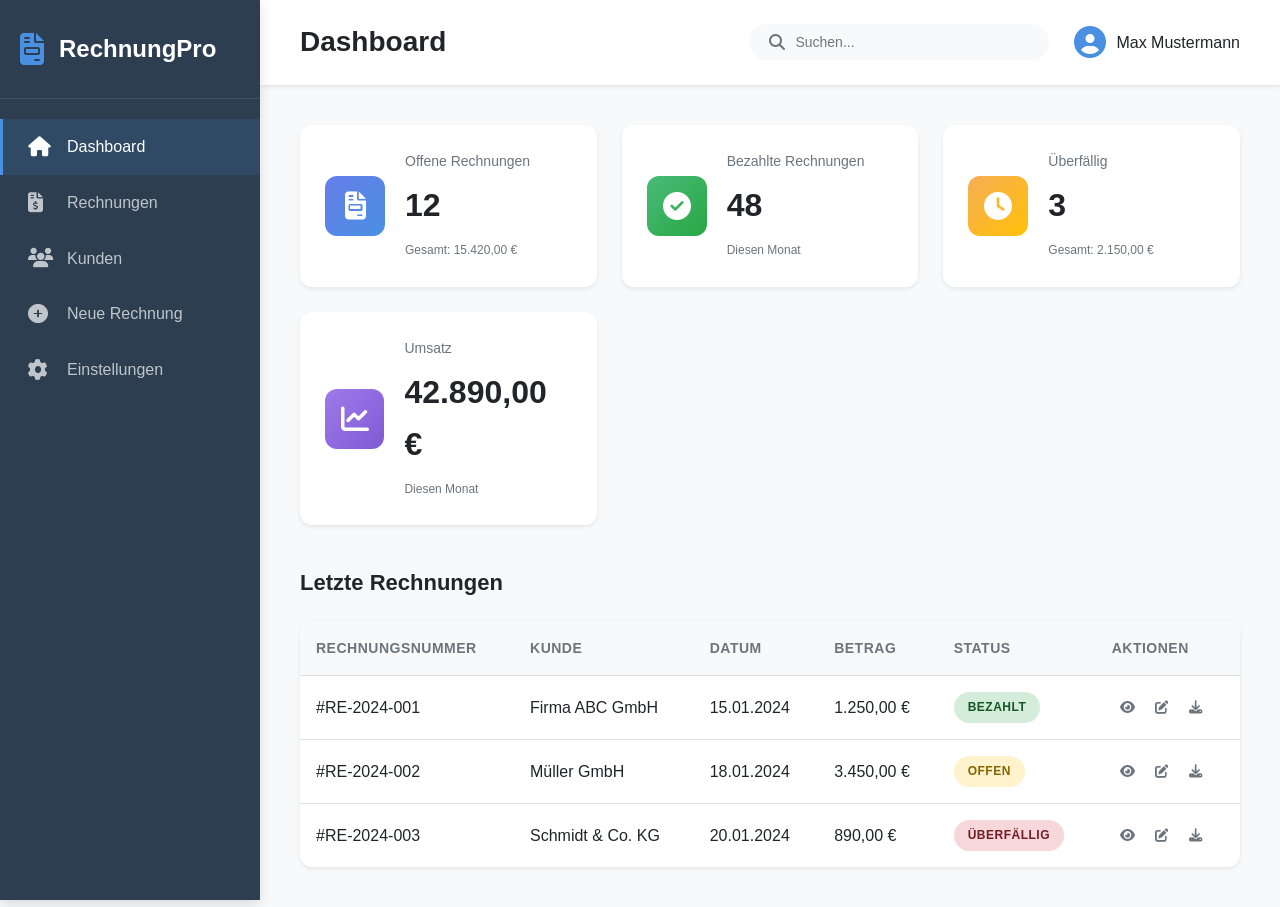
<file: index.html>
<!DOCTYPE html>
<html lang="de">
<head>
    <meta charset="UTF-8">
    <meta name="viewport" content="width=device-width, initial-scale=1.0">
    <title>Rechnungsverwaltung - Dashboard</title>
    <link rel="stylesheet" href="styles.css">
    <link rel="stylesheet" href="https://cdnjs.cloudflare.com/ajax/libs/font-awesome/6.4.0/css/all.min.css">
</head>
<body>
    <!-- Sidebar Navigation -->
    <div class="sidebar">
        <div class="logo">
            <i class="fas fa-file-invoice"></i>
            <h2>RechnungPro</h2>
        </div>
        <nav class="nav-menu">
            <a href="#dashboard" class="nav-item active" onclick="showSection('dashboard')">
                <i class="fas fa-home"></i>
                <span>Dashboard</span>
            </a>
            <a href="#invoices" class="nav-item" onclick="showSection('invoices')">
                <i class="fas fa-file-invoice-dollar"></i>
                <span>Rechnungen</span>
            </a>
            <a href="#customers" class="nav-item" onclick="showSection('customers')">
                <i class="fas fa-users"></i>
                <span>Kunden</span>
            </a>
            <a href="#new-invoice" class="nav-item" onclick="showSection('new-invoice')">
                <i class="fas fa-plus-circle"></i>
                <span>Neue Rechnung</span>
            </a>
            <a href="#settings" class="nav-item" onclick="showSection('settings')">
                <i class="fas fa-cog"></i>
                <span>Einstellungen</span>
            </a>
        </nav>
    </div>

    <!-- Main Content Area -->
    <div class="main-content">
        <!-- Header -->
        <header class="header">
            <div class="header-left">
                <h1 id="page-title">Dashboard</h1>
            </div>
            <div class="header-right">
                <div class="search-box">
                    <i class="fas fa-search"></i>
                    <input type="text" placeholder="Suchen...">
                </div>
                <div class="user-profile">
                    <i class="fas fa-user-circle"></i>
                    <span>Max Mustermann</span>
                </div>
            </div>
        </header>

        <!-- Dashboard Section -->
        <section id="dashboard" class="content-section active">
            <div class="stats-grid">
                <div class="stat-card">
                    <div class="stat-icon blue">
                        <i class="fas fa-file-invoice"></i>
                    </div>
                    <div class="stat-info">
                        <h3>Offene Rechnungen</h3>
                        <p class="stat-number">12</p>
                        <span class="stat-label">Gesamt: 15.420,00 €</span>
                    </div>
                </div>
                <div class="stat-card">
                    <div class="stat-icon green">
                        <i class="fas fa-check-circle"></i>
                    </div>
                    <div class="stat-info">
                        <h3>Bezahlte Rechnungen</h3>
                        <p class="stat-number">48</p>
                        <span class="stat-label">Diesen Monat</span>
                    </div>
                </div>
                <div class="stat-card">
                    <div class="stat-icon orange">
                        <i class="fas fa-clock"></i>
                    </div>
                    <div class="stat-info">
                        <h3>Überfällig</h3>
                        <p class="stat-number">3</p>
                        <span class="stat-label">Gesamt: 2.150,00 €</span>
                    </div>
                </div>
                <div class="stat-card">
                    <div class="stat-icon purple">
                        <i class="fas fa-chart-line"></i>
                    </div>
                    <div class="stat-info">
                        <h3>Umsatz</h3>
                        <p class="stat-number">42.890,00 €</p>
                        <span class="stat-label">Diesen Monat</span>
                    </div>
                </div>
            </div>

            <div class="recent-section">
                <h2>Letzte Rechnungen</h2>
                <div class="table-container">
                    <table class="data-table">
                        <thead>
                            <tr>
                                <th>Rechnungsnummer</th>
                                <th>Kunde</th>
                                <th>Datum</th>
                                <th>Betrag</th>
                                <th>Status</th>
                                <th>Aktionen</th>
                            </tr>
                        </thead>
                        <tbody>
                            <tr>
                                <td>#RE-2024-001</td>
                                <td>Firma ABC GmbH</td>
                                <td>15.01.2024</td>
                                <td>1.250,00 €</td>
                                <td><span class="badge badge-paid">Bezahlt</span></td>
                                <td>
                                    <button class="btn-icon" title="Ansehen"><i class="fas fa-eye"></i></button>
                                    <button class="btn-icon" title="Bearbeiten"><i class="fas fa-edit"></i></button>
                                    <button class="btn-icon" title="Download"><i class="fas fa-download"></i></button>
                                </td>
                            </tr>
                            <tr>
                                <td>#RE-2024-002</td>
                                <td>Müller GmbH</td>
                                <td>18.01.2024</td>
                                <td>3.450,00 €</td>
                                <td><span class="badge badge-pending">Offen</span></td>
                                <td>
                                    <button class="btn-icon" title="Ansehen"><i class="fas fa-eye"></i></button>
                                    <button class="btn-icon" title="Bearbeiten"><i class="fas fa-edit"></i></button>
                                    <button class="btn-icon" title="Download"><i class="fas fa-download"></i></button>
                                </td>
                            </tr>
                            <tr>
                                <td>#RE-2024-003</td>
                                <td>Schmidt & Co. KG</td>
                                <td>20.01.2024</td>
                                <td>890,00 €</td>
                                <td><span class="badge badge-overdue">Überfällig</span></td>
                                <td>
                                    <button class="btn-icon" title="Ansehen"><i class="fas fa-eye"></i></button>
                                    <button class="btn-icon" title="Bearbeiten"><i class="fas fa-edit"></i></button>
                                    <button class="btn-icon" title="Download"><i class="fas fa-download"></i></button>
                                </td>
                            </tr>
                        </tbody>
                    </table>
                </div>
            </div>
        </section>

        <!-- Invoices Section -->
        <section id="invoices" class="content-section">
            <div class="section-header">
                <div class="filter-buttons">
                    <button class="filter-btn active">Alle</button>
                    <button class="filter-btn">Offen</button>
                    <button class="filter-btn">Bezahlt</button>
                    <button class="filter-btn">Überfällig</button>
                </div>
                <button class="btn btn-primary" onclick="showSection('new-invoice')">
                    <i class="fas fa-plus"></i> Neue Rechnung
                </button>
            </div>

            <div class="table-container">
                <table class="data-table">
                    <thead>
                        <tr>
                            <th>Rechnungsnummer</th>
                            <th>Kunde</th>
                            <th>Datum</th>
                            <th>Fälligkeit</th>
                            <th>Betrag</th>
                            <th>Status</th>
                            <th>Aktionen</th>
                        </tr>
                    </thead>
                    <tbody>
                        <tr>
                            <td>#RE-2024-001</td>
                            <td>Firma ABC GmbH</td>
                            <td>15.01.2024</td>
                            <td>15.02.2024</td>
                            <td>1.250,00 €</td>
                            <td><span class="badge badge-paid">Bezahlt</span></td>
                            <td>
                                <button class="btn-icon" title="Ansehen"><i class="fas fa-eye"></i></button>
                                <button class="btn-icon" title="Bearbeiten"><i class="fas fa-edit"></i></button>
                                <button class="btn-icon" title="Download"><i class="fas fa-download"></i></button>
                            </td>
                        </tr>
                        <tr>
                            <td>#RE-2024-002</td>
                            <td>Müller GmbH</td>
                            <td>18.01.2024</td>
                            <td>18.02.2024</td>
                            <td>3.450,00 €</td>
                            <td><span class="badge badge-pending">Offen</span></td>
                            <td>
                                <button class="btn-icon" title="Ansehen"><i class="fas fa-eye"></i></button>
                                <button class="btn-icon" title="Bearbeiten"><i class="fas fa-edit"></i></button>
                                <button class="btn-icon" title="Download"><i class="fas fa-download"></i></button>
                            </td>
                        </tr>
                        <tr>
                            <td>#RE-2024-003</td>
                            <td>Schmidt & Co. KG</td>
                            <td>20.01.2024</td>
                            <td>20.02.2024</td>
                            <td>890,00 €</td>
                            <td><span class="badge badge-overdue">Überfällig</span></td>
                            <td>
                                <button class="btn-icon" title="Ansehen"><i class="fas fa-eye"></i></button>
                                <button class="btn-icon" title="Bearbeiten"><i class="fas fa-edit"></i></button>
                                <button class="btn-icon" title="Download"><i class="fas fa-download"></i></button>
                            </td>
                        </tr>
                    </tbody>
                </table>
            </div>
        </section>

        <!-- Customers Section -->
        <section id="customers" class="content-section">
            <div class="section-header">
                <h2>Kundenverwaltung</h2>
                <button class="btn btn-primary" onclick="openCustomerModal()">
                    <i class="fas fa-plus"></i> Neuer Kunde
                </button>
            </div>

            <div class="customers-grid">
                <div class="customer-card">
                    <div class="customer-icon">AB</div>
                    <h3>Firma ABC GmbH</h3>
                    <p>contact@abc-firma.de</p>
                    <p>+49 123 456789</p>
                    <div class="customer-stats">
                        <span>8 Rechnungen</span>
                        <span>12.450,00 €</span>
                    </div>
                    <div class="customer-actions">
                        <button class="btn btn-small">Details</button>
                        <button class="btn btn-small btn-secondary">Bearbeiten</button>
                    </div>
                </div>
                <div class="customer-card">
                    <div class="customer-icon">MG</div>
                    <h3>Müller GmbH</h3>
                    <p>info@mueller.de</p>
                    <p>+49 987 654321</p>
                    <div class="customer-stats">
                        <span>15 Rechnungen</span>
                        <span>28.900,00 €</span>
                    </div>
                    <div class="customer-actions">
                        <button class="btn btn-small">Details</button>
                        <button class="btn btn-small btn-secondary">Bearbeiten</button>
                    </div>
                </div>
                <div class="customer-card">
                    <div class="customer-icon">SC</div>
                    <h3>Schmidt & Co. KG</h3>
                    <p>kontakt@schmidt-co.de</p>
                    <p>+49 555 123456</p>
                    <div class="customer-stats">
                        <span>5 Rechnungen</span>
                        <span>5.600,00 €</span>
                    </div>
                    <div class="customer-actions">
                        <button class="btn btn-small">Details</button>
                        <button class="btn btn-small btn-secondary">Bearbeiten</button>
                    </div>
                </div>
            </div>
        </section>

        <!-- New Invoice Section -->
        <section id="new-invoice" class="content-section">
            <div class="invoice-form-container">
                <h2>Neue Rechnung erstellen</h2>
                
                <form class="invoice-form">
                    <div class="form-section">
                        <h3>Kundeninformationen</h3>
                        <div class="form-row">
                            <div class="form-group">
                                <label for="customer">Kunde auswählen *</label>
                                <select id="customer" required>
                                    <option value="">Bitte wählen...</option>
                                    <option value="1">Firma ABC GmbH</option>
                                    <option value="2">Müller GmbH</option>
                                    <option value="3">Schmidt & Co. KG</option>
                                </select>
                            </div>
                            <div class="form-group">
                                <label for="invoice-date">Rechnungsdatum *</label>
                                <input type="date" id="invoice-date" required>
                            </div>
                        </div>
                        <div class="form-row">
                            <div class="form-group">
                                <label for="invoice-number">Rechnungsnummer *</label>
                                <input type="text" id="invoice-number" value="RE-2024-004" required>
                            </div>
                            <div class="form-group">
                                <label for="due-date">Fälligkeitsdatum *</label>
                                <input type="date" id="due-date" required>
                            </div>
                        </div>
                    </div>

                    <div class="form-section">
                        <h3>Positionen</h3>
                        <div class="items-table">
                            <table>
                                <thead>
                                    <tr>
                                        <th style="width: 40%;">Beschreibung</th>
                                        <th style="width: 15%;">Menge</th>
                                        <th style="width: 20%;">Einzelpreis</th>
                                        <th style="width: 20%;">Gesamt</th>
                                        <th style="width: 5%;"></th>
                                    </tr>
                                </thead>
                                <tbody id="invoice-items">
                                    <tr>
                                        <td><input type="text" placeholder="Leistungsbeschreibung" class="item-description"></td>
                                        <td><input type="number" value="1" min="1" class="item-quantity"></td>
                                        <td><input type="number" step="0.01" placeholder="0.00" class="item-price"></td>
                                        <td class="item-total">0,00 €</td>
                                        <td><button type="button" class="btn-remove" onclick="removeItem(this)"><i class="fas fa-trash"></i></button></td>
                                    </tr>
                                </tbody>
                            </table>
                            <button type="button" class="btn btn-secondary" onclick="addItem()">
                                <i class="fas fa-plus"></i> Position hinzufügen
                            </button>
                        </div>

                        <div class="invoice-summary">
                            <div class="summary-row">
                                <span>Zwischensumme:</span>
                                <span id="subtotal">0,00 €</span>
                            </div>
                            <div class="summary-row">
                                <span>MwSt. (19%):</span>
                                <span id="tax">0,00 €</span>
                            </div>
                            <div class="summary-row total">
                                <span>Gesamtbetrag:</span>
                                <span id="total">0,00 €</span>
                            </div>
                        </div>
                    </div>

                    <div class="form-section">
                        <h3>Zusätzliche Informationen</h3>
                        <div class="form-group">
                            <label for="notes">Notizen / Zahlungsbedingungen</label>
                            <textarea id="notes" rows="4" placeholder="Zahlbar innerhalb von 14 Tagen ohne Abzug..."></textarea>
                        </div>
                    </div>

                    <div class="form-actions">
                        <button type="button" class="btn btn-secondary" onclick="showSection('dashboard')">Abbrechen</button>
                        <button type="button" class="btn btn-outline">Vorschau</button>
                        <button type="submit" class="btn btn-primary">Rechnung erstellen</button>
                    </div>
                </form>
            </div>
        </section>

        <!-- Settings Section -->
        <section id="settings" class="content-section">
            <div class="settings-container">
                <h2>Einstellungen</h2>
                
                <div class="settings-section">
                    <h3>Firmeninformationen</h3>
                    <div class="form-row">
                        <div class="form-group">
                            <label for="company-name">Firmenname</label>
                            <input type="text" id="company-name" placeholder="Ihre Firma GmbH">
                        </div>
                        <div class="form-group">
                            <label for="company-tax">Steuernummer</label>
                            <input type="text" id="company-tax" placeholder="DE123456789">
                        </div>
                    </div>
                    <div class="form-row">
                        <div class="form-group">
                            <label for="company-address">Adresse</label>
                            <input type="text" id="company-address" placeholder="Musterstraße 123">
                        </div>
                        <div class="form-group">
                            <label for="company-city">Stadt</label>
                            <input type="text" id="company-city" placeholder="12345 Musterstadt">
                        </div>
                    </div>
                </div>

                <div class="settings-section">
                    <h3>Rechnungseinstellungen</h3>
                    <div class="form-row">
                        <div class="form-group">
                            <label for="invoice-prefix">Rechnungsnummer Präfix</label>
                            <input type="text" id="invoice-prefix" value="RE-2024-">
                        </div>
                        <div class="form-group">
                            <label for="default-tax">Standard MwSt. (%)</label>
                            <input type="number" id="default-tax" value="19" min="0" max="100">
                        </div>
                    </div>
                    <div class="form-row">
                        <div class="form-group">
                            <label for="payment-terms">Standard Zahlungsziel (Tage)</label>
                            <input type="number" id="payment-terms" value="14" min="1">
                        </div>
                        <div class="form-group">
                            <label for="currency">Währung</label>
                            <select id="currency">
                                <option value="EUR">EUR (€)</option>
                                <option value="USD">USD ($)</option>
                                <option value="CHF">CHF (Fr.)</option>
                            </select>
                        </div>
                    </div>
                </div>

                <div class="form-actions">
                    <button type="button" class="btn btn-primary">Einstellungen speichern</button>
                </div>
            </div>
        </section>
    </div>

    <script src="script.js"></script>
</body>
</html>
</file>
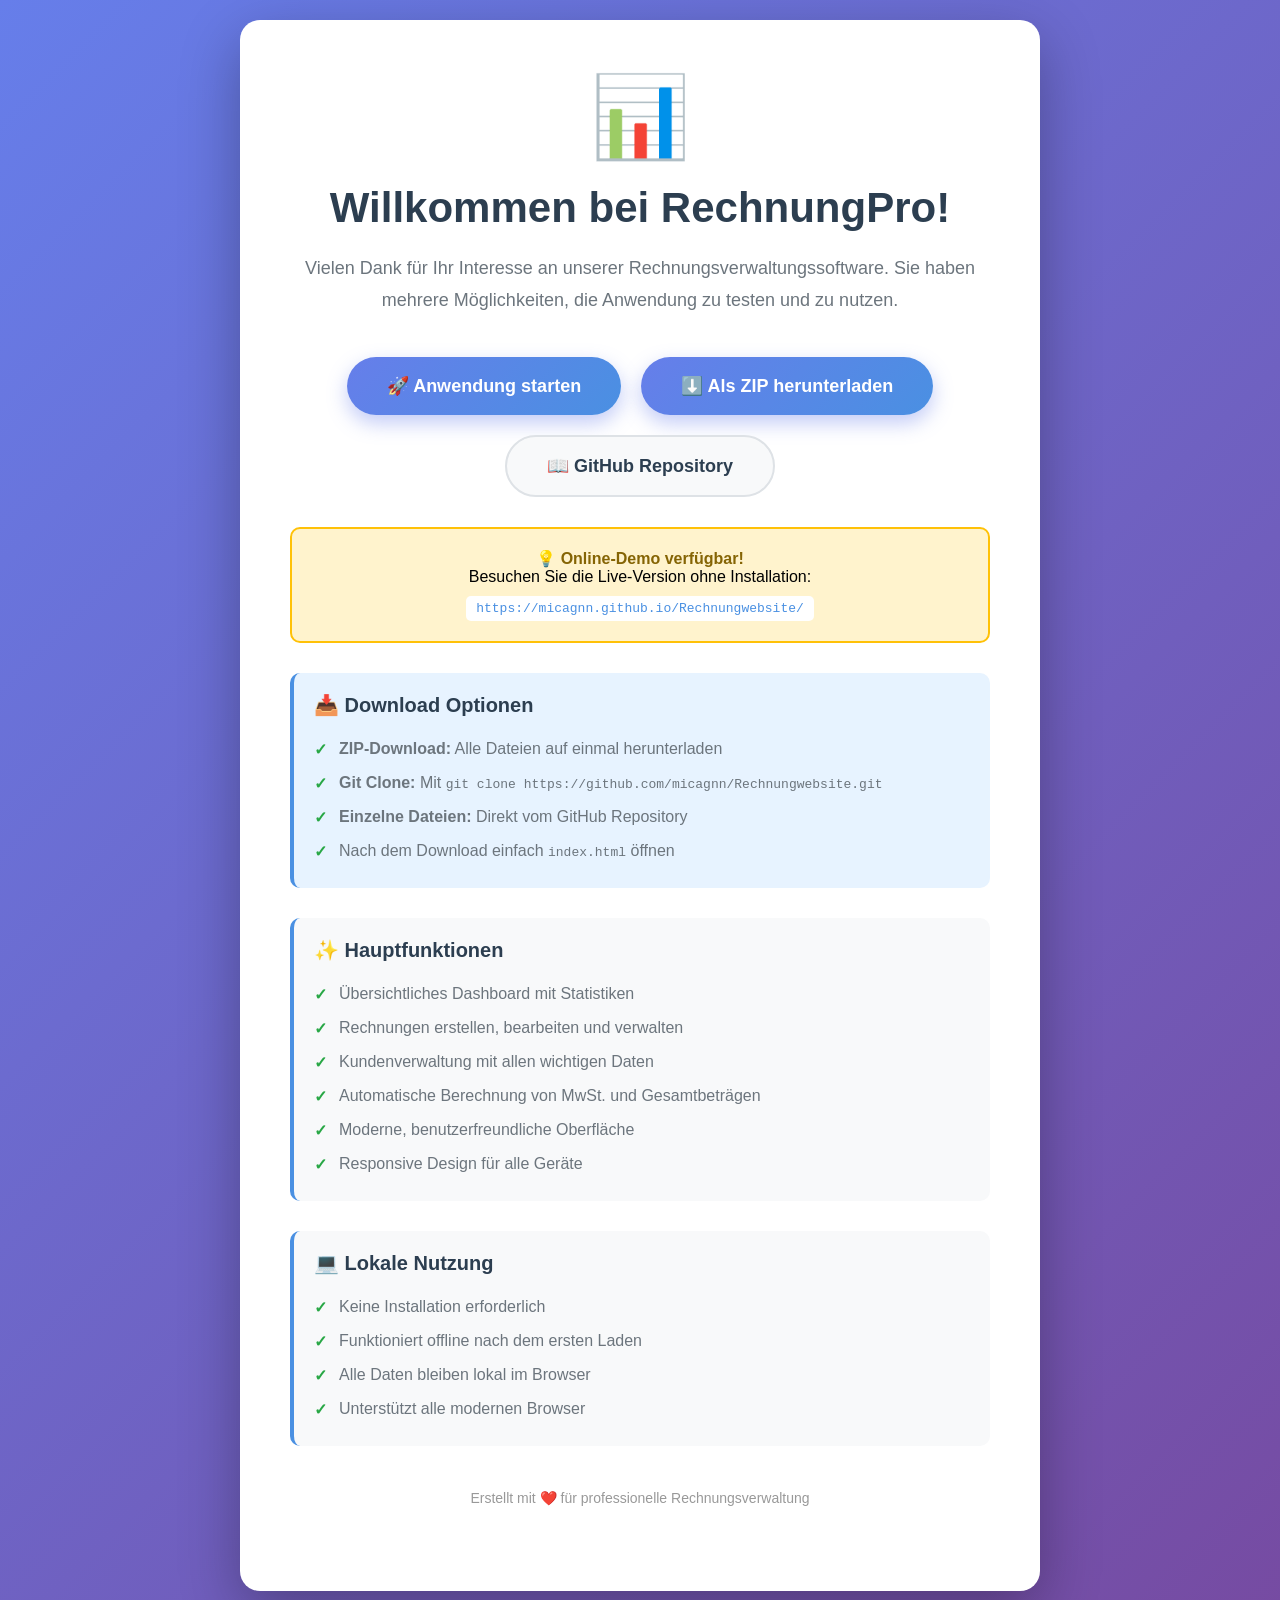
<file: start.html>
<!DOCTYPE html>
<html lang="de">
<head>
    <meta charset="UTF-8">
    <meta name="viewport" content="width=device-width, initial-scale=1.0">
    <title>RechnungPro - Anleitung</title>
    <style>
        * {
            margin: 0;
            padding: 0;
            box-sizing: border-box;
        }
        
        body {
            font-family: 'Segoe UI', Tahoma, Geneva, Verdana, sans-serif;
            background: linear-gradient(135deg, #667eea 0%, #764ba2 100%);
            min-height: 100vh;
            display: flex;
            align-items: center;
            justify-content: center;
            padding: 20px;
        }
        
        .container {
            background: white;
            border-radius: 20px;
            box-shadow: 0 20px 60px rgba(0, 0, 0, 0.3);
            max-width: 800px;
            padding: 50px;
            text-align: center;
        }
        
        h1 {
            color: #2C3E50;
            font-size: 42px;
            margin-bottom: 20px;
        }
        
        .icon {
            font-size: 80px;
            margin-bottom: 20px;
        }
        
        p {
            color: #6C757D;
            font-size: 18px;
            line-height: 1.8;
            margin-bottom: 30px;
        }
        
        .button-group {
            display: flex;
            gap: 20px;
            justify-content: center;
            flex-wrap: wrap;
            margin-top: 40px;
        }
        
        .btn {
            padding: 18px 40px;
            border-radius: 50px;
            text-decoration: none;
            font-size: 18px;
            font-weight: 600;
            transition: all 0.3s ease;
            display: inline-block;
        }
        
        .btn-primary {
            background: linear-gradient(135deg, #667eea 0%, #4A90E2 100%);
            color: white;
            box-shadow: 0 8px 20px rgba(102, 126, 234, 0.4);
        }
        
        .btn-primary:hover {
            transform: translateY(-3px);
            box-shadow: 0 12px 30px rgba(102, 126, 234, 0.6);
        }
        
        .btn-secondary {
            background: #F8F9FA;
            color: #2C3E50;
            border: 2px solid #DEE2E6;
        }
        
        .btn-secondary:hover {
            background: #E9ECEF;
            transform: translateY(-2px);
        }
        
        .info-box {
            background: #F8F9FA;
            border-left: 4px solid #4A90E2;
            padding: 20px;
            border-radius: 10px;
            text-align: left;
            margin-top: 30px;
        }
        
        .info-box h3 {
            color: #2C3E50;
            margin-bottom: 15px;
            font-size: 20px;
        }
        
        .info-box ul {
            list-style: none;
            padding-left: 0;
        }
        
        .info-box li {
            color: #6C757D;
            padding: 8px 0;
            padding-left: 25px;
            position: relative;
        }
        
        .info-box li:before {
            content: "✓";
            position: absolute;
            left: 0;
            color: #28A745;
            font-weight: bold;
        }
        
        .demo-link {
            background: #FFF3CD;
            border: 2px solid #FFC107;
            padding: 20px;
            border-radius: 10px;
            margin-top: 30px;
        }
        
        .demo-link strong {
            color: #856404;
            font-size: 16px;
        }
        
        .demo-link code {
            background: white;
            padding: 5px 10px;
            border-radius: 5px;
            color: #4A90E2;
            font-family: monospace;
            display: inline-block;
            margin-top: 10px;
        }
    </style>
</head>
<body>
    <div class="container">
        <div class="icon">📊</div>
        <h1>Willkommen bei RechnungPro!</h1>
        <p>
            Vielen Dank für Ihr Interesse an unserer Rechnungsverwaltungssoftware. 
            Sie haben mehrere Möglichkeiten, die Anwendung zu testen und zu nutzen.
        </p>
        
        <div class="button-group">
            <a href="index.html" class="btn btn-primary">🚀 Anwendung starten</a>
            <a href="https://github.com/micagnn/Rechnungwebsite/archive/refs/heads/main.zip" class="btn btn-primary" download>⬇️ Als ZIP herunterladen</a>
            <a href="https://github.com/micagnn/Rechnungwebsite" target="_blank" class="btn btn-secondary">📖 GitHub Repository</a>
        </div>
        
        <div class="demo-link">
            <strong>💡 Online-Demo verfügbar!</strong><br>
            Besuchen Sie die Live-Version ohne Installation:<br>
            <code>https://micagnn.github.io/Rechnungwebsite/</code>
        </div>
        
        <div class="info-box" style="background: #E7F3FF; border-left-color: #4A90E2;">
            <h3>📥 Download Optionen</h3>
            <ul>
                <li><strong>ZIP-Download:</strong> Alle Dateien auf einmal herunterladen</li>
                <li><strong>Git Clone:</strong> Mit <code>git clone https://github.com/micagnn/Rechnungwebsite.git</code></li>
                <li><strong>Einzelne Dateien:</strong> Direkt vom GitHub Repository</li>
                <li>Nach dem Download einfach <code>index.html</code> öffnen</li>
            </ul>
        </div>
        
        <div class="info-box">
            <h3>✨ Hauptfunktionen</h3>
            <ul>
                <li>Übersichtliches Dashboard mit Statistiken</li>
                <li>Rechnungen erstellen, bearbeiten und verwalten</li>
                <li>Kundenverwaltung mit allen wichtigen Daten</li>
                <li>Automatische Berechnung von MwSt. und Gesamtbeträgen</li>
                <li>Moderne, benutzerfreundliche Oberfläche</li>
                <li>Responsive Design für alle Geräte</li>
            </ul>
        </div>
        
        <div class="info-box">
            <h3>💻 Lokale Nutzung</h3>
            <ul>
                <li>Keine Installation erforderlich</li>
                <li>Funktioniert offline nach dem ersten Laden</li>
                <li>Alle Daten bleiben lokal im Browser</li>
                <li>Unterstützt alle modernen Browser</li>
            </ul>
        </div>
        
        <p style="margin-top: 40px; font-size: 14px; color: #999;">
            Erstellt mit ❤️ für professionelle Rechnungsverwaltung
        </p>
    </div>
</body>
</html>
</file>
<file: styles.css>
/* Reset and Base Styles */
* {
    margin: 0;
    padding: 0;
    box-sizing: border-box;
}

:root {
    --primary-color: #4A90E2;
    --primary-hover: #357ABD;
    --secondary-color: #6C757D;
    --success-color: #28A745;
    --warning-color: #FFC107;
    --danger-color: #DC3545;
    --info-color: #17A2B8;
    
    --bg-primary: #F8F9FA;
    --bg-secondary: #FFFFFF;
    --bg-sidebar: #2C3E50;
    
    --text-primary: #212529;
    --text-secondary: #6C757D;
    --text-light: #FFFFFF;
    
    --border-color: #DEE2E6;
    --shadow-sm: 0 2px 4px rgba(0,0,0,0.08);
    --shadow-md: 0 4px 12px rgba(0,0,0,0.12);
    --shadow-lg: 0 8px 24px rgba(0,0,0,0.15);
}

body {
    font-family: 'Segoe UI', Tahoma, Geneva, Verdana, sans-serif;
    background-color: var(--bg-primary);
    color: var(--text-primary);
    line-height: 1.6;
    display: flex;
    min-height: 100vh;
}

/* Sidebar Styles */
.sidebar {
    width: 260px;
    background-color: var(--bg-sidebar);
    color: var(--text-light);
    padding: 0;
    position: fixed;
    height: 100vh;
    overflow-y: auto;
    box-shadow: var(--shadow-md);
    z-index: 1000;
}

.logo {
    padding: 30px 20px;
    display: flex;
    align-items: center;
    gap: 15px;
    border-bottom: 1px solid rgba(255, 255, 255, 0.1);
}

.logo i {
    font-size: 32px;
    color: var(--primary-color);
}

.logo h2 {
    font-size: 24px;
    font-weight: 600;
}

.nav-menu {
    padding: 20px 0;
}

.nav-item {
    display: flex;
    align-items: center;
    gap: 15px;
    padding: 15px 25px;
    color: rgba(255, 255, 255, 0.7);
    text-decoration: none;
    transition: all 0.3s ease;
    border-left: 3px solid transparent;
}

.nav-item:hover {
    background-color: rgba(255, 255, 255, 0.05);
    color: var(--text-light);
    border-left-color: var(--primary-color);
}

.nav-item.active {
    background-color: rgba(74, 144, 226, 0.15);
    color: var(--text-light);
    border-left-color: var(--primary-color);
}

.nav-item i {
    font-size: 20px;
    width: 24px;
}

/* Main Content Area */
.main-content {
    margin-left: 260px;
    flex: 1;
    padding: 0;
    width: calc(100% - 260px);
}

/* Header */
.header {
    background-color: var(--bg-secondary);
    padding: 20px 40px;
    display: flex;
    justify-content: space-between;
    align-items: center;
    box-shadow: var(--shadow-sm);
    position: sticky;
    top: 0;
    z-index: 100;
}

.header h1 {
    font-size: 28px;
    font-weight: 600;
    color: var(--text-primary);
}

.header-right {
    display: flex;
    align-items: center;
    gap: 25px;
}

.search-box {
    display: flex;
    align-items: center;
    background-color: var(--bg-primary);
    padding: 10px 20px;
    border-radius: 25px;
    gap: 10px;
    min-width: 300px;
}

.search-box i {
    color: var(--text-secondary);
}

.search-box input {
    border: none;
    background: transparent;
    outline: none;
    flex: 1;
    font-size: 14px;
}

.user-profile {
    display: flex;
    align-items: center;
    gap: 10px;
    cursor: pointer;
}

.user-profile i {
    font-size: 32px;
    color: var(--primary-color);
}

.user-profile span {
    font-weight: 500;
}

/* Content Sections */
.content-section {
    display: none;
    padding: 40px;
}

.content-section.active {
    display: block;
}

/* Stats Grid */
.stats-grid {
    display: grid;
    grid-template-columns: repeat(auto-fit, minmax(280px, 1fr));
    gap: 25px;
    margin-bottom: 40px;
}

.stat-card {
    background-color: var(--bg-secondary);
    padding: 25px;
    border-radius: 12px;
    box-shadow: var(--shadow-sm);
    display: flex;
    gap: 20px;
    align-items: center;
    transition: transform 0.3s ease, box-shadow 0.3s ease;
}

.stat-card:hover {
    transform: translateY(-3px);
    box-shadow: var(--shadow-md);
}

.stat-icon {
    width: 60px;
    height: 60px;
    border-radius: 12px;
    display: flex;
    align-items: center;
    justify-content: center;
    font-size: 28px;
    color: white;
}

.stat-icon.blue { background: linear-gradient(135deg, #667eea 0%, #4A90E2 100%); }
.stat-icon.green { background: linear-gradient(135deg, #48bb78 0%, #28A745 100%); }
.stat-icon.orange { background: linear-gradient(135deg, #f6ad55 0%, #FFC107 100%); }
.stat-icon.purple { background: linear-gradient(135deg, #9f7aea 0%, #805AD5 100%); }

.stat-info h3 {
    font-size: 14px;
    color: var(--text-secondary);
    font-weight: 500;
    margin-bottom: 8px;
}

.stat-number {
    font-size: 32px;
    font-weight: 700;
    color: var(--text-primary);
    margin-bottom: 5px;
}

.stat-label {
    font-size: 12px;
    color: var(--text-secondary);
}

/* Recent Section */
.recent-section h2 {
    font-size: 22px;
    margin-bottom: 20px;
    font-weight: 600;
}

/* Tables */
.table-container {
    background-color: var(--bg-secondary);
    border-radius: 12px;
    overflow: hidden;
    box-shadow: var(--shadow-sm);
}

.data-table {
    width: 100%;
    border-collapse: collapse;
}

.data-table thead {
    background-color: var(--bg-primary);
}

.data-table th {
    padding: 16px;
    text-align: left;
    font-weight: 600;
    color: var(--text-secondary);
    font-size: 14px;
    text-transform: uppercase;
    letter-spacing: 0.5px;
}

.data-table td {
    padding: 16px;
    border-top: 1px solid var(--border-color);
}

.data-table tbody tr {
    transition: background-color 0.2s ease;
}

.data-table tbody tr:hover {
    background-color: var(--bg-primary);
}

/* Badges */
.badge {
    display: inline-block;
    padding: 6px 14px;
    border-radius: 20px;
    font-size: 12px;
    font-weight: 600;
    text-transform: uppercase;
    letter-spacing: 0.5px;
}

.badge-paid {
    background-color: #D4EDDA;
    color: #155724;
}

.badge-pending {
    background-color: #FFF3CD;
    color: #856404;
}

.badge-overdue {
    background-color: #F8D7DA;
    color: #721C24;
}

/* Buttons */
.btn {
    padding: 12px 24px;
    border: none;
    border-radius: 8px;
    font-size: 14px;
    font-weight: 600;
    cursor: pointer;
    transition: all 0.3s ease;
    display: inline-flex;
    align-items: center;
    gap: 8px;
}

.btn-primary {
    background: linear-gradient(135deg, #667eea 0%, #4A90E2 100%);
    color: white;
}

.btn-primary:hover {
    transform: translateY(-2px);
    box-shadow: 0 4px 12px rgba(74, 144, 226, 0.4);
}

.btn-secondary {
    background-color: var(--secondary-color);
    color: white;
}

.btn-secondary:hover {
    background-color: #5a6268;
}

.btn-outline {
    background-color: transparent;
    border: 2px solid var(--primary-color);
    color: var(--primary-color);
}

.btn-outline:hover {
    background-color: var(--primary-color);
    color: white;
}

.btn-small {
    padding: 8px 16px;
    font-size: 13px;
}

.btn-icon {
    background-color: transparent;
    border: none;
    padding: 8px;
    cursor: pointer;
    color: var(--text-secondary);
    border-radius: 6px;
    transition: all 0.3s ease;
}

.btn-icon:hover {
    background-color: var(--bg-primary);
    color: var(--primary-color);
}

/* Section Header */
.section-header {
    display: flex;
    justify-content: space-between;
    align-items: center;
    margin-bottom: 30px;
}

.section-header h2 {
    font-size: 22px;
    font-weight: 600;
}

/* Filter Buttons */
.filter-buttons {
    display: flex;
    gap: 10px;
}

.filter-btn {
    padding: 10px 20px;
    border: none;
    background-color: var(--bg-secondary);
    color: var(--text-secondary);
    border-radius: 8px;
    cursor: pointer;
    font-size: 14px;
    font-weight: 500;
    transition: all 0.3s ease;
}

.filter-btn:hover {
    background-color: var(--bg-primary);
}

.filter-btn.active {
    background-color: var(--primary-color);
    color: white;
}

/* Customers Grid */
.customers-grid {
    display: grid;
    grid-template-columns: repeat(auto-fill, minmax(320px, 1fr));
    gap: 25px;
}

.customer-card {
    background-color: var(--bg-secondary);
    padding: 25px;
    border-radius: 12px;
    box-shadow: var(--shadow-sm);
    text-align: center;
    transition: transform 0.3s ease, box-shadow 0.3s ease;
}

.customer-card:hover {
    transform: translateY(-3px);
    box-shadow: var(--shadow-md);
}

.customer-icon {
    width: 80px;
    height: 80px;
    background: linear-gradient(135deg, #667eea 0%, #4A90E2 100%);
    color: white;
    border-radius: 50%;
    display: flex;
    align-items: center;
    justify-content: center;
    font-size: 28px;
    font-weight: 700;
    margin: 0 auto 20px;
}

.customer-card h3 {
    font-size: 18px;
    margin-bottom: 10px;
    color: var(--text-primary);
}

.customer-card p {
    font-size: 14px;
    color: var(--text-secondary);
    margin-bottom: 5px;
}

.customer-stats {
    display: flex;
    justify-content: space-around;
    margin: 20px 0;
    padding: 15px 0;
    border-top: 1px solid var(--border-color);
    border-bottom: 1px solid var(--border-color);
}

.customer-stats span {
    font-size: 13px;
    color: var(--text-secondary);
}

.customer-actions {
    display: flex;
    gap: 10px;
    justify-content: center;
    margin-top: 20px;
}

/* Invoice Form */
.invoice-form-container {
    background-color: var(--bg-secondary);
    padding: 40px;
    border-radius: 12px;
    box-shadow: var(--shadow-sm);
    max-width: 1200px;
}

.invoice-form-container h2 {
    font-size: 26px;
    margin-bottom: 30px;
    font-weight: 600;
}

.form-section {
    margin-bottom: 35px;
    padding-bottom: 35px;
    border-bottom: 1px solid var(--border-color);
}

.form-section:last-child {
    border-bottom: none;
}

.form-section h3 {
    font-size: 18px;
    margin-bottom: 20px;
    color: var(--text-primary);
    font-weight: 600;
}

.form-row {
    display: grid;
    grid-template-columns: repeat(auto-fit, minmax(280px, 1fr));
    gap: 20px;
    margin-bottom: 20px;
}

.form-group {
    display: flex;
    flex-direction: column;
}

.form-group label {
    font-size: 14px;
    font-weight: 600;
    margin-bottom: 8px;
    color: var(--text-primary);
}

.form-group input,
.form-group select,
.form-group textarea {
    padding: 12px 16px;
    border: 1px solid var(--border-color);
    border-radius: 8px;
    font-size: 14px;
    transition: border-color 0.3s ease;
}

.form-group input:focus,
.form-group select:focus,
.form-group textarea:focus {
    outline: none;
    border-color: var(--primary-color);
}

/* Items Table */
.items-table {
    margin: 20px 0;
}

.items-table table {
    width: 100%;
    border-collapse: collapse;
}

.items-table th {
    background-color: var(--bg-primary);
    padding: 12px;
    text-align: left;
    font-weight: 600;
    font-size: 14px;
    color: var(--text-secondary);
}

.items-table td {
    padding: 12px;
    border-bottom: 1px solid var(--border-color);
}

.items-table input {
    width: 100%;
    padding: 10px;
    border: 1px solid var(--border-color);
    border-radius: 6px;
    font-size: 14px;
}

.item-total {
    font-weight: 600;
    color: var(--text-primary);
}

.btn-remove {
    background-color: transparent;
    border: none;
    color: var(--danger-color);
    cursor: pointer;
    padding: 8px;
    border-radius: 6px;
    transition: all 0.3s ease;
}

.btn-remove:hover {
    background-color: rgba(220, 53, 69, 0.1);
}

/* Invoice Summary */
.invoice-summary {
    max-width: 400px;
    margin-left: auto;
    margin-top: 30px;
    padding: 20px;
    background-color: var(--bg-primary);
    border-radius: 8px;
}

.summary-row {
    display: flex;
    justify-content: space-between;
    padding: 12px 0;
    font-size: 14px;
}

.summary-row.total {
    border-top: 2px solid var(--border-color);
    margin-top: 10px;
    padding-top: 15px;
    font-size: 18px;
    font-weight: 700;
    color: var(--primary-color);
}

/* Form Actions */
.form-actions {
    display: flex;
    gap: 15px;
    justify-content: flex-end;
    margin-top: 30px;
}

/* Settings Container */
.settings-container {
    background-color: var(--bg-secondary);
    padding: 40px;
    border-radius: 12px;
    box-shadow: var(--shadow-sm);
    max-width: 1000px;
}

.settings-container h2 {
    font-size: 26px;
    margin-bottom: 30px;
    font-weight: 600;
}

.settings-section {
    margin-bottom: 35px;
    padding-bottom: 35px;
    border-bottom: 1px solid var(--border-color);
}

.settings-section:last-of-type {
    border-bottom: none;
}

.settings-section h3 {
    font-size: 18px;
    margin-bottom: 20px;
    font-weight: 600;
    color: var(--text-primary);
}

/* Responsive Design */
@media (max-width: 1024px) {
    .sidebar {
        width: 220px;
    }
    
    .main-content {
        margin-left: 220px;
        width: calc(100% - 220px);
    }
    
    .stats-grid {
        grid-template-columns: repeat(2, 1fr);
    }
}

@media (max-width: 768px) {
    .sidebar {
        width: 70px;
    }
    
    .sidebar .logo h2,
    .sidebar .nav-item span {
        display: none;
    }
    
    .main-content {
        margin-left: 70px;
        width: calc(100% - 70px);
    }
    
    .header {
        padding: 15px 20px;
    }
    
    .search-box {
        display: none;
    }
    
    .stats-grid {
        grid-template-columns: 1fr;
    }
    
    .content-section {
        padding: 20px;
    }
    
    .section-header {
        flex-direction: column;
        gap: 15px;
        align-items: flex-start;
    }
    
    .customers-grid {
        grid-template-columns: 1fr;
    }
}

/* Smooth Animations */
.fade-in {
    animation: fadeIn 0.3s ease-in;
}

@keyframes fadeIn {
    from {
        opacity: 0;
        transform: translateY(10px);
    }
    to {
        opacity: 1;
        transform: translateY(0);
    }
}
</file>
